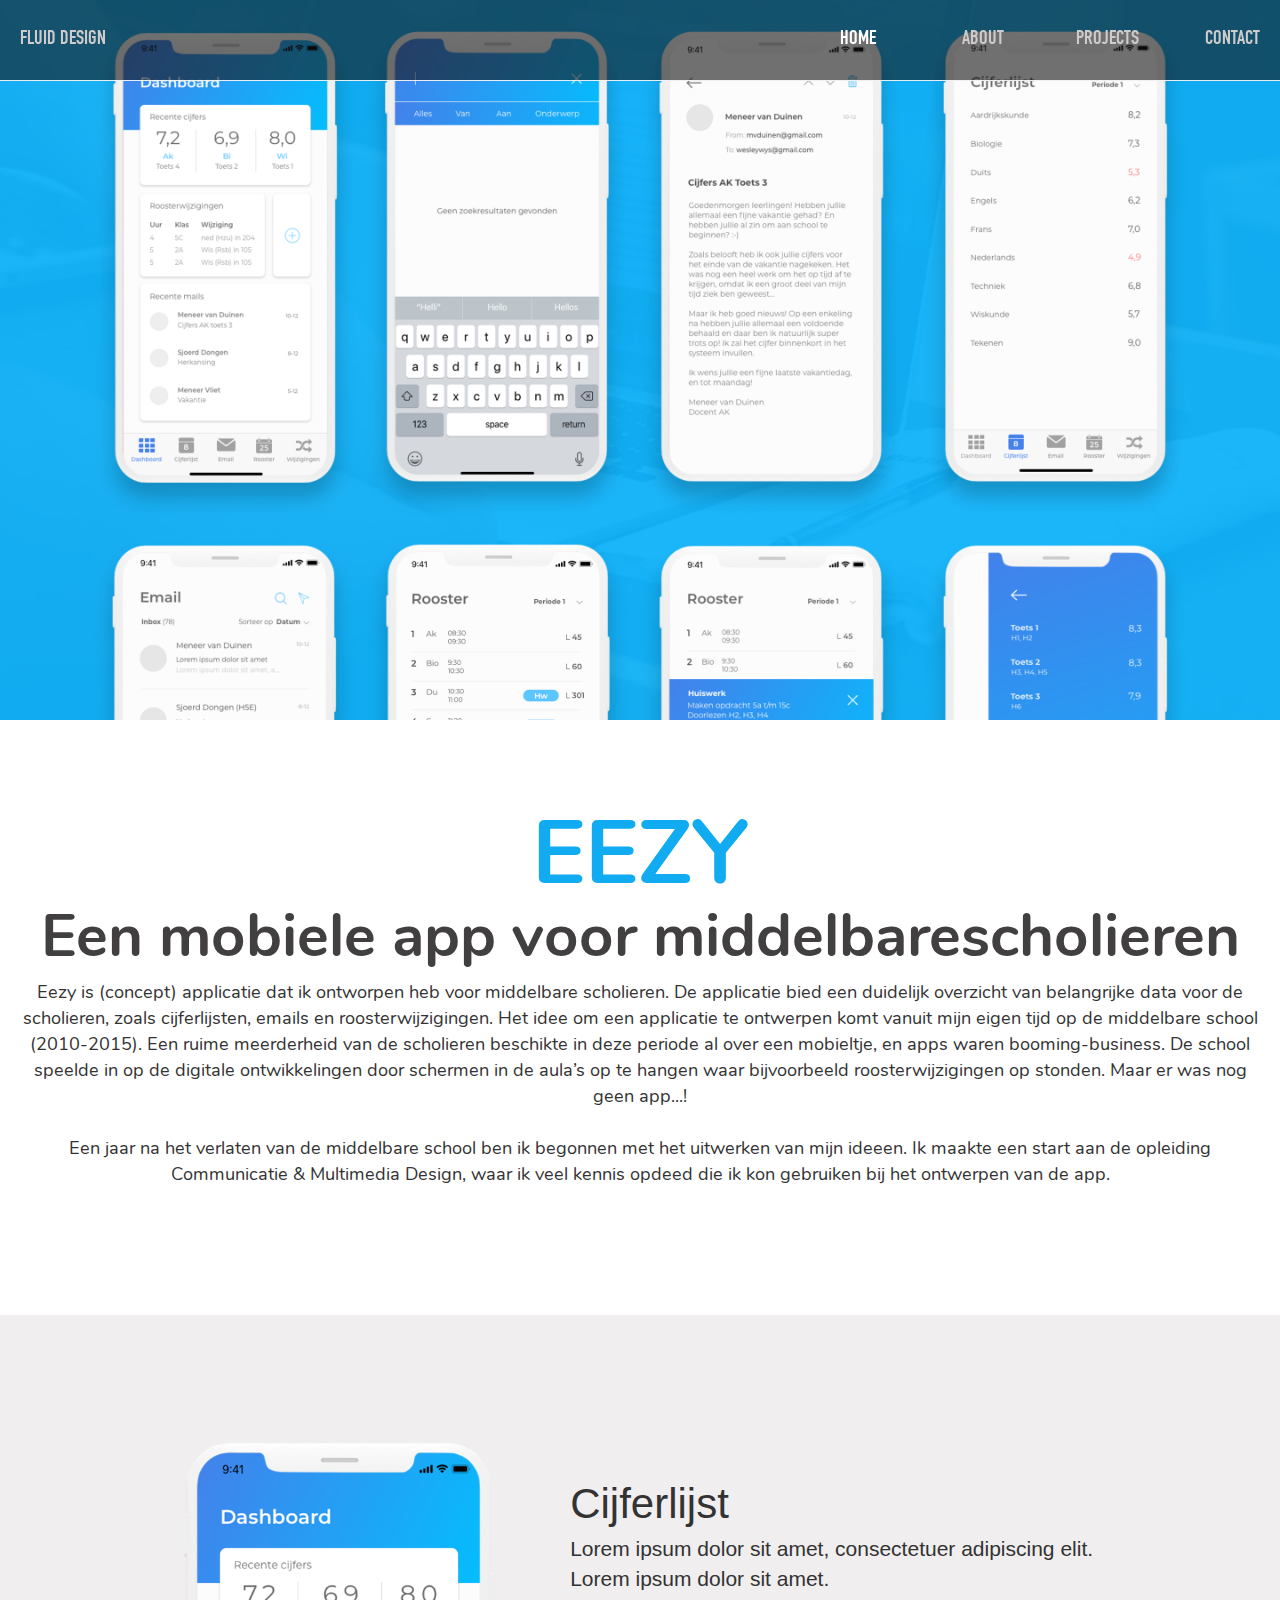
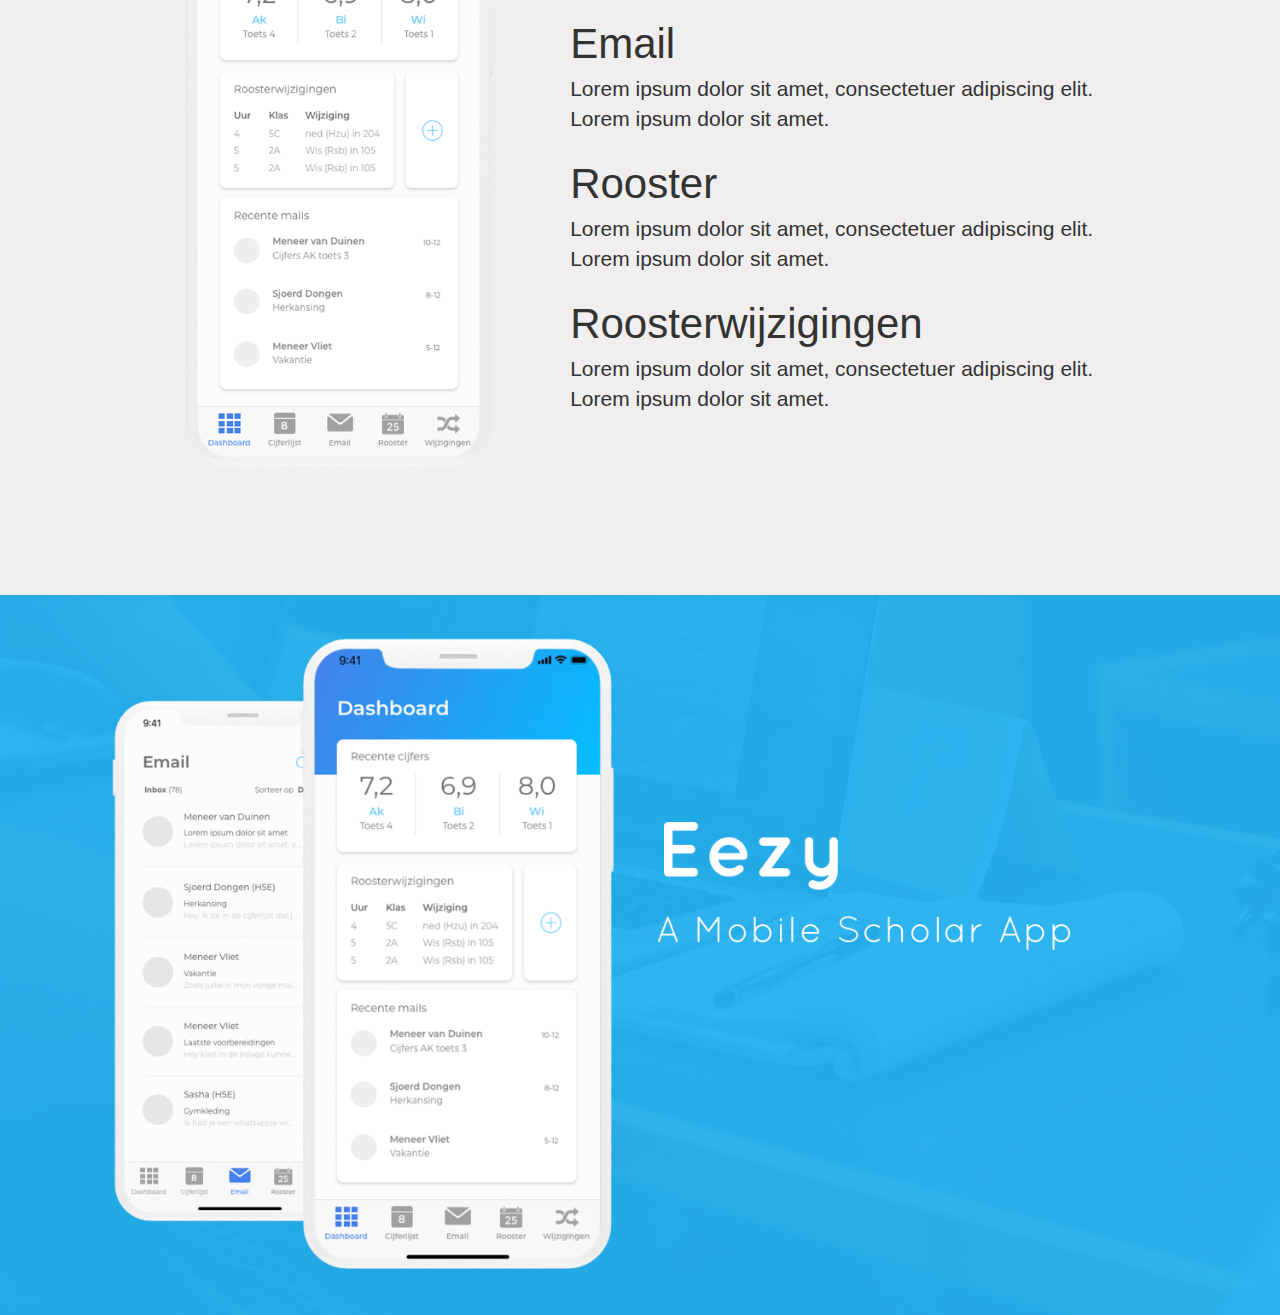
<file: html/projects/eezy.html>
<!DOCTYPE html>

<head>
    <meta charset="utf-8">
    <meta name="viewport" content="width=device-width, initial-scale=1, shrink-to-fit=yes">
    <meta name="theme-color" content="#000000">
    <!--Import Google Icon Font-->
    <link href="https://fonts.googleapis.com/icon?family=Material+Icons" rel="stylesheet">
    <!--Import materialize.css-->
    <link rel="stylesheet" href="https://maxcdn.bootstrapcdn.com/bootstrap/3.3.7/css/bootstrap.min.css">
    <!--Import custom.css-->

    <link rel="stylesheet" href="../../css/projects.css">

    <link rel="stylesheet" href="../../css/animate.css">
    <title>FluidDesign - Website</title>
</head>

<body>
        <div class="container-fluid">
        <nav class="navbar navbar-fixed-top ">
                      <div class="navbar-header">
                        <button type="button" class="navbar-toggle" data-toggle="collapse" data-target="#myNavbar">
                          <span class="icon-bar"></span>
                          <span class="icon-bar"></span>
                          <span class="icon-bar"></span>
                        </button>
                          <a class="navbar-brand" href="../../index.html">Fluid Design</a>
                      </div>
                        <div class="collapse navbar-collapse" id="myNavbar">
                            <ul class="nav navbar-nav navbar-right">
                              <li class="nav-item active">
                                <a class="nav-link page-scroll" href="../../index.html#main-area">Home</a>
                              </li>
                              <li class="nav-item">
                                <a class="nav-link page-scroll" href="#aboutme">About</a>
                              </li>
                              <li class="nav-item">
                                <a class="nav-link page-scroll" href="#projects">Projects</a>
                              </li>
                              <li class="nav-item">
                                <a class="nav-link page-scroll" href="#contact">Contact</a>
                              </li>
                            </ul>
                          </div>

                        </nav>
                    </div>

        <div class="header" id="projects-header" data-stellar-background-ratio="0.5">
            <img id="bg" src="../../images/projects/eezy_front.png" />
        </div>

        <div class="info" id="projects-info" data-stellar-background-ratio="0.5">
            <div class="container-fluid">
                <div class="contents">
                    <div class="info-title">
                        <h1 id="title">EEZY</h1>
                        <h2 id="subtitle">Een mobiele app voor middelbarescholieren</h2>
                    </div>
                    <div class="info-text">
                        <span id="text">Eezy is (concept) applicatie dat ik ontworpen heb voor middelbare scholieren. De applicatie bied een duidelijk overzicht
                        van belangrijke data voor de scholieren, zoals cijferlijsten, emails en roosterwijzigingen. Het idee om een applicatie te
                        ontwerpen komt vanuit mijn eigen tijd op de middelbare school (2010-2015). Een ruime meerderheid van de scholieren beschikte
                        in deze periode al over een mobieltje, en apps waren booming-business. De school speelde in op de digitale ontwikkelingen
                        door schermen in de aula’s op te hangen waar bijvoorbeeld roosterwijzigingen op stonden. Maar er was nog geen app...! 
                        <br>
                        <br>
                        Een jaar na het verlaten van de middelbare school ben ik begonnen met het uitwerken van mijn ideeen. Ik maakte een start aan
                        de opleiding Communicatie & Multimedia Design, waar ik veel kennis opdeed die ik kon gebruiken bij het ontwerpen van de app.
                        </span>
                    </div>
                </div>
            </div>
        </div>

        <div class="points" id="projects-points" data-stellar-background-ratio="0.5">
            <div class="container">
                <div class="contents">
                    <div class="image">
                        <img src="../../images/projects/eezy_phone.png" />
                    </div>
                    <div class="infotext">

                        <ul>
                            <li>
                                <span id="title">Cijferlijst</span>
                                <span id="text">Lorem ipsum dolor sit amet, consectetuer adipiscing elit. <br> Lorem ipsum dolor sit amet.</span>
                            </li>
                            <li>
                                <span id="title">Email</span>
                                <span id="text">Lorem ipsum dolor sit amet, consectetuer adipiscing elit. <br> Lorem ipsum dolor sit amet.</span>
                            </li>
                            <li>
                                <span id="title">Rooster</span>
                                <span id="text">Lorem ipsum dolor sit amet, consectetuer adipiscing elit. <br> Lorem ipsum dolor sit amet.</span>
                            </li>
                            <li>
                                <span id="title">Roosterwijzigingen</span>
                                <span id="text">Lorem ipsum dolor sit amet, consectetuer adipiscing elit. <br> Lorem ipsum dolor sit amet.</span>
                            </li>
                        </ul>
                    </div>
                </div>
            </div>
        </div>

        <div class="image" id="projects-image" data-stellar-background-ratio="0.5">
            <img src="../../images/projects/eezy_full.png"/>
        </div>
        

</body>
    <script src="../../js/jquery-3.3.1.min.js"></script>
    <script src="https://maxcdn.bootstrapcdn.com/bootstrap/3.3.7/js/bootstrap.min.js"></script>
    <script src="../../js/wow.js"></script>
    <script src="../../js/scripts.js"></script>

</html>
</file>
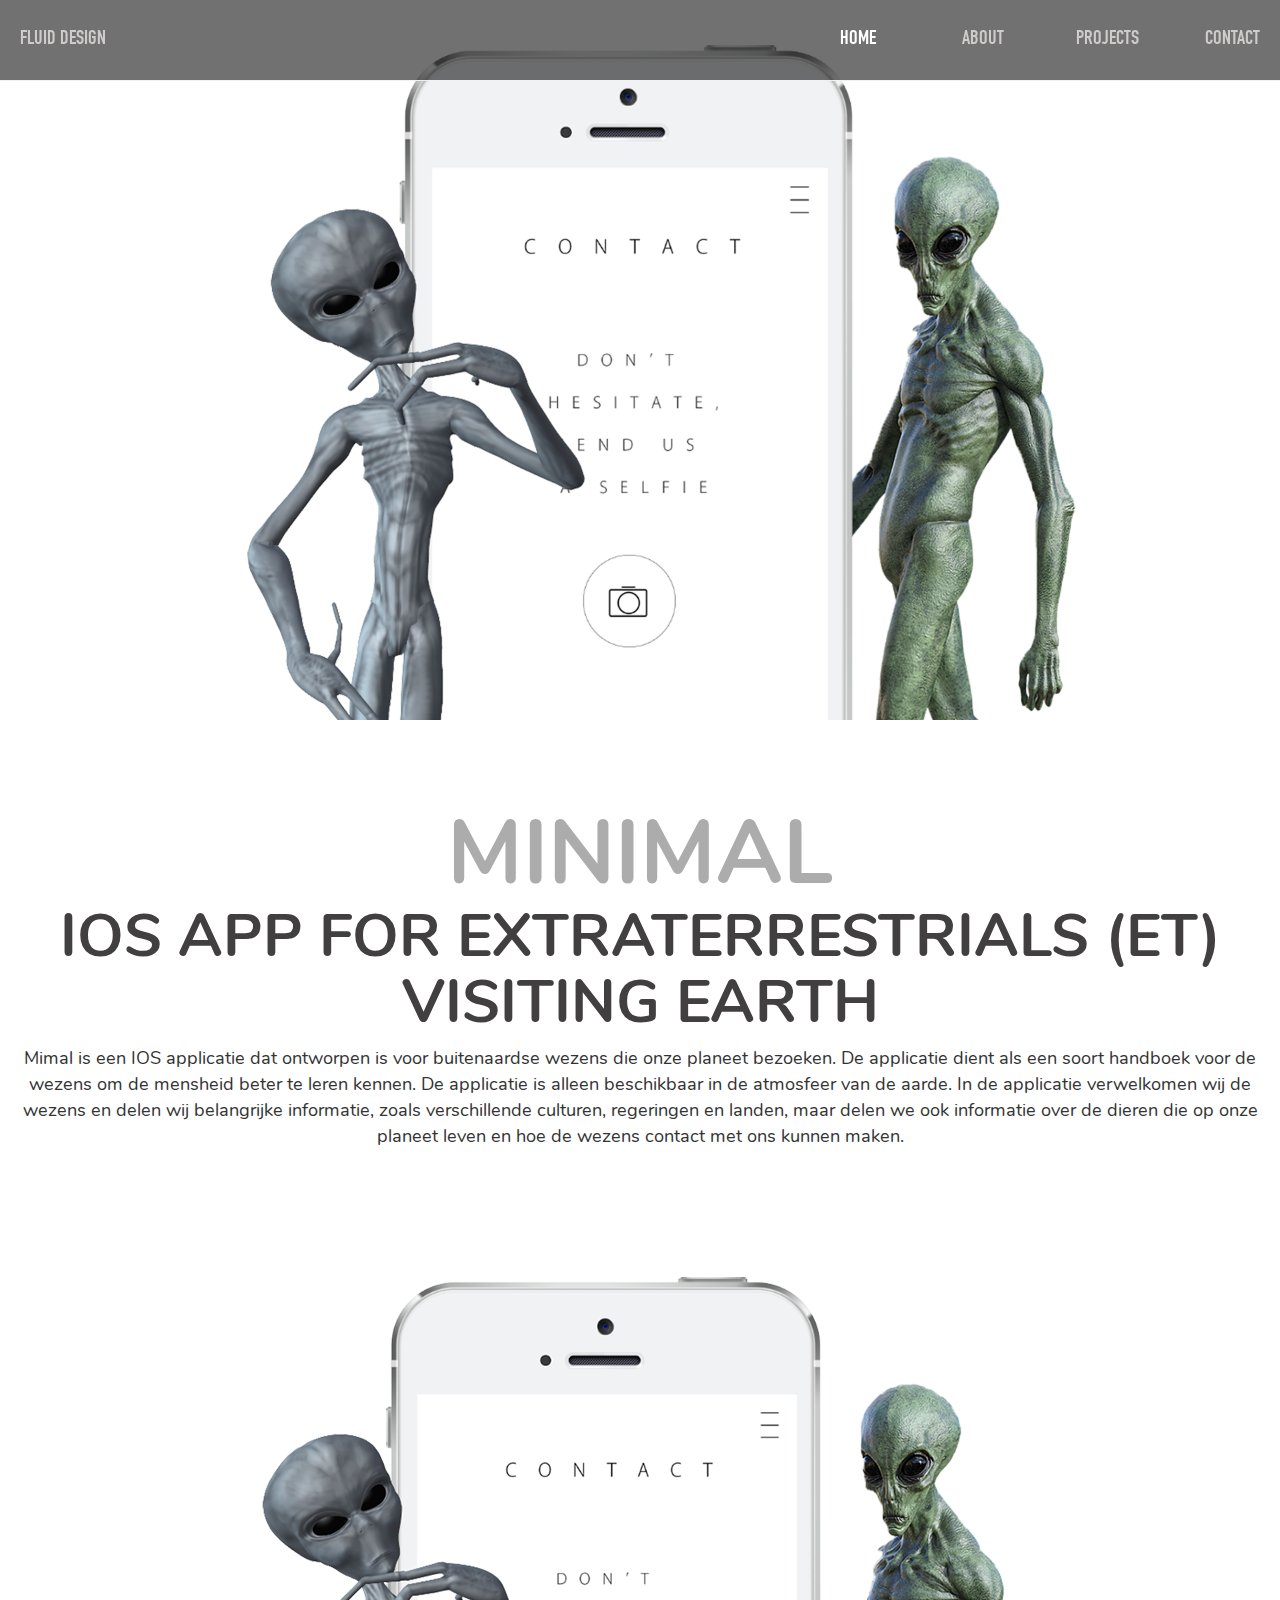
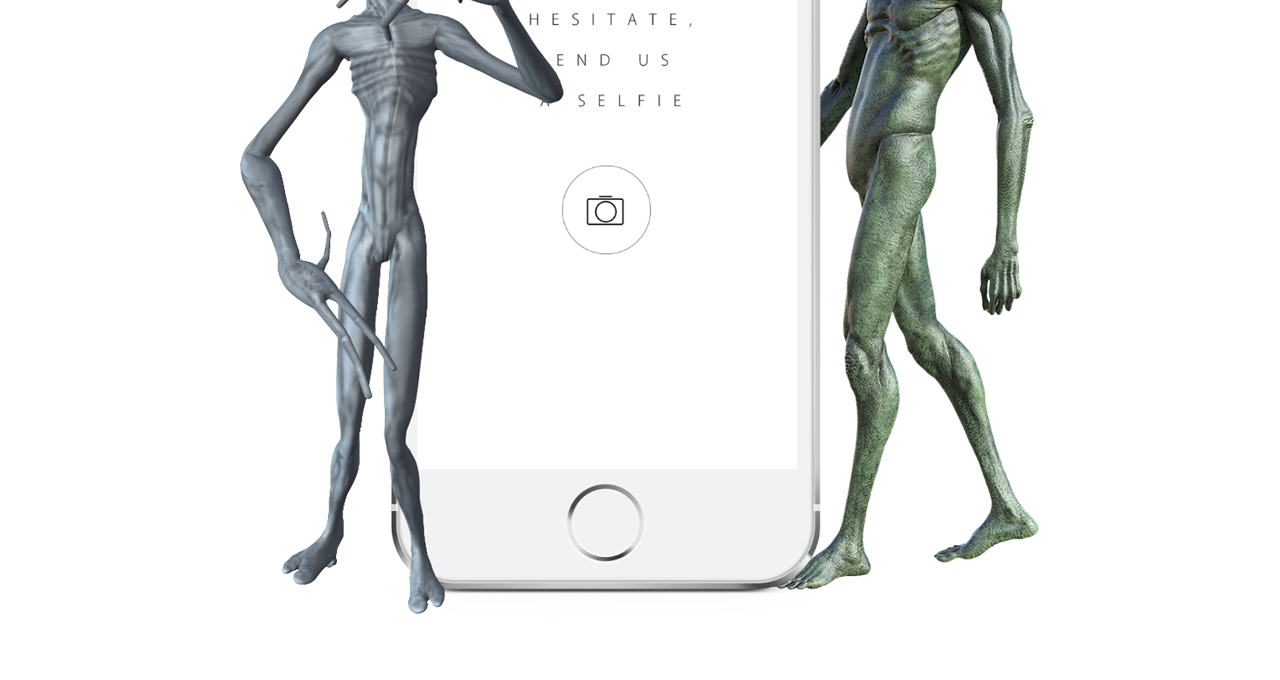
<file: html/projects/minimal.html>
<!DOCTYPE html>

<head>
    <meta charset="utf-8">
    <meta name="viewport" content="width=device-width, initial-scale=1, shrink-to-fit=yes">
    <meta name="theme-color" content="#000000">
    <!--Import Google Icon Font-->
    <link href="https://fonts.googleapis.com/icon?family=Material+Icons" rel="stylesheet">
    <!--Import materialize.css-->
    <link rel="stylesheet" href="https://maxcdn.bootstrapcdn.com/bootstrap/3.3.7/css/bootstrap.min.css">
    <!--Import custom.css-->

    <link rel="stylesheet" href="../../css/projects.css">

    <link rel="stylesheet" href="../../css/animate.css">
    <title>FluidDesign - Website</title>
</head>

<body>
        <div class="container-fluid">
        <nav class="navbar navbar-fixed-top ">
                      <div class="navbar-header">
                        <button type="button" class="navbar-toggle" data-toggle="collapse" data-target="#myNavbar">
                          <span class="icon-bar"></span>
                          <span class="icon-bar"></span>
                          <span class="icon-bar"></span>
                        </button>
                          <a class="navbar-brand" href="../../index.html">Fluid Design</a>
                      </div>
                        <div class="collapse navbar-collapse" id="myNavbar">
                            <ul class="nav navbar-nav navbar-right">
                              <li class="nav-item active">
                                <a class="nav-link page-scroll" href="../../index.html#main-area">Home</a>
                              </li>
                              <li class="nav-item">
                                <a class="nav-link page-scroll" href="#aboutme">About</a>
                              </li>
                              <li class="nav-item">
                                <a class="nav-link page-scroll" href="#projects">Projects</a>
                              </li>
                              <li class="nav-item">
                                <a class="nav-link page-scroll" href="#contact">Contact</a>
                              </li>
                            </ul>
                          </div>

                        </nav>
                    </div>

        <div class="header" id="projects-header" data-stellar-background-ratio="0.5">
            <img id="bg" src="../../images/projects/minimal_1.png" />
        </div>

        <div class="info" id="projects-info" data-stellar-background-ratio="0.5">
            <div class="container-fluid">
                <div class="contents">
                    <div class="info-title">
                        <h1 id="title" style="color: #ACACAC">MINIMAL</h1>
                        <h2 id="subtitle">IOS APP FOR EXTRATERRESTRIALS (ET) VISITING EARTH</h2>
                    </div>
                    <div class="info-text">
                        <span id="text">Mimal is een IOS applicatie dat ontworpen is voor buitenaardse wezens die onze planeet bezoeken.
                                        De applicatie dient als een soort handboek voor de wezens om de mensheid beter te leren kennen.
                                        De applicatie is alleen beschikbaar in de atmosfeer van de aarde. 
                                        In de applicatie verwelkomen wij de wezens en delen wij belangrijke informatie, zoals verschillende culturen,
                                        regeringen en landen, maar delen we ook informatie over de dieren die op onze planeet leven en hoe de wezens contact met ons kunnen maken. 
                        </span>
                    </div>
                </div>
            </div>
        </div>

        <div class="image-minimal" id="projects-image" style="margin: 0 auto;" data-stellar-background-ratio="0.5">
            <img src="../../images/projects/minimal_2.png"/>
        </div>
        

</body>
    <script src="../../js/jquery-3.3.1.min.js"></script>
    <script src="https://maxcdn.bootstrapcdn.com/bootstrap/3.3.7/js/bootstrap.min.js"></script>
    <script src="../../js/wow.js"></script>
    <script src="../../js/scripts.js"></script>

</html>
</file>
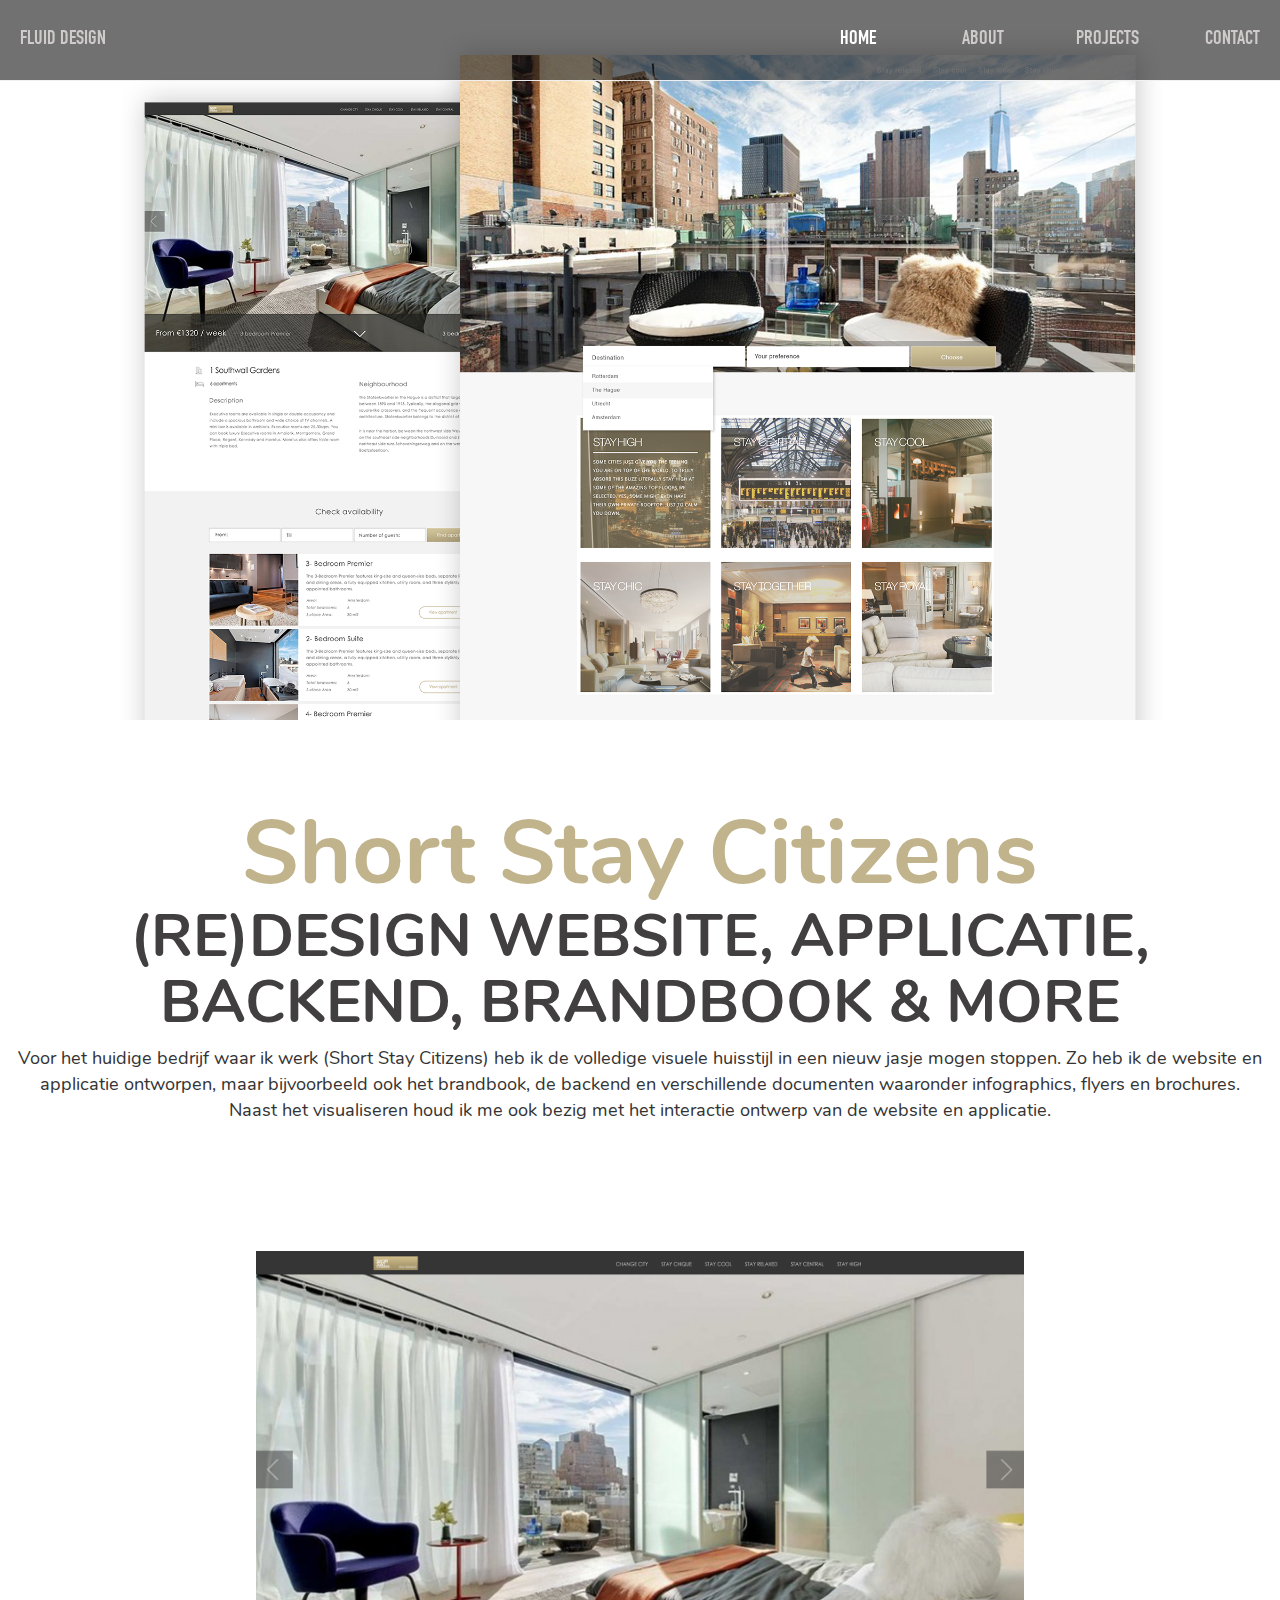
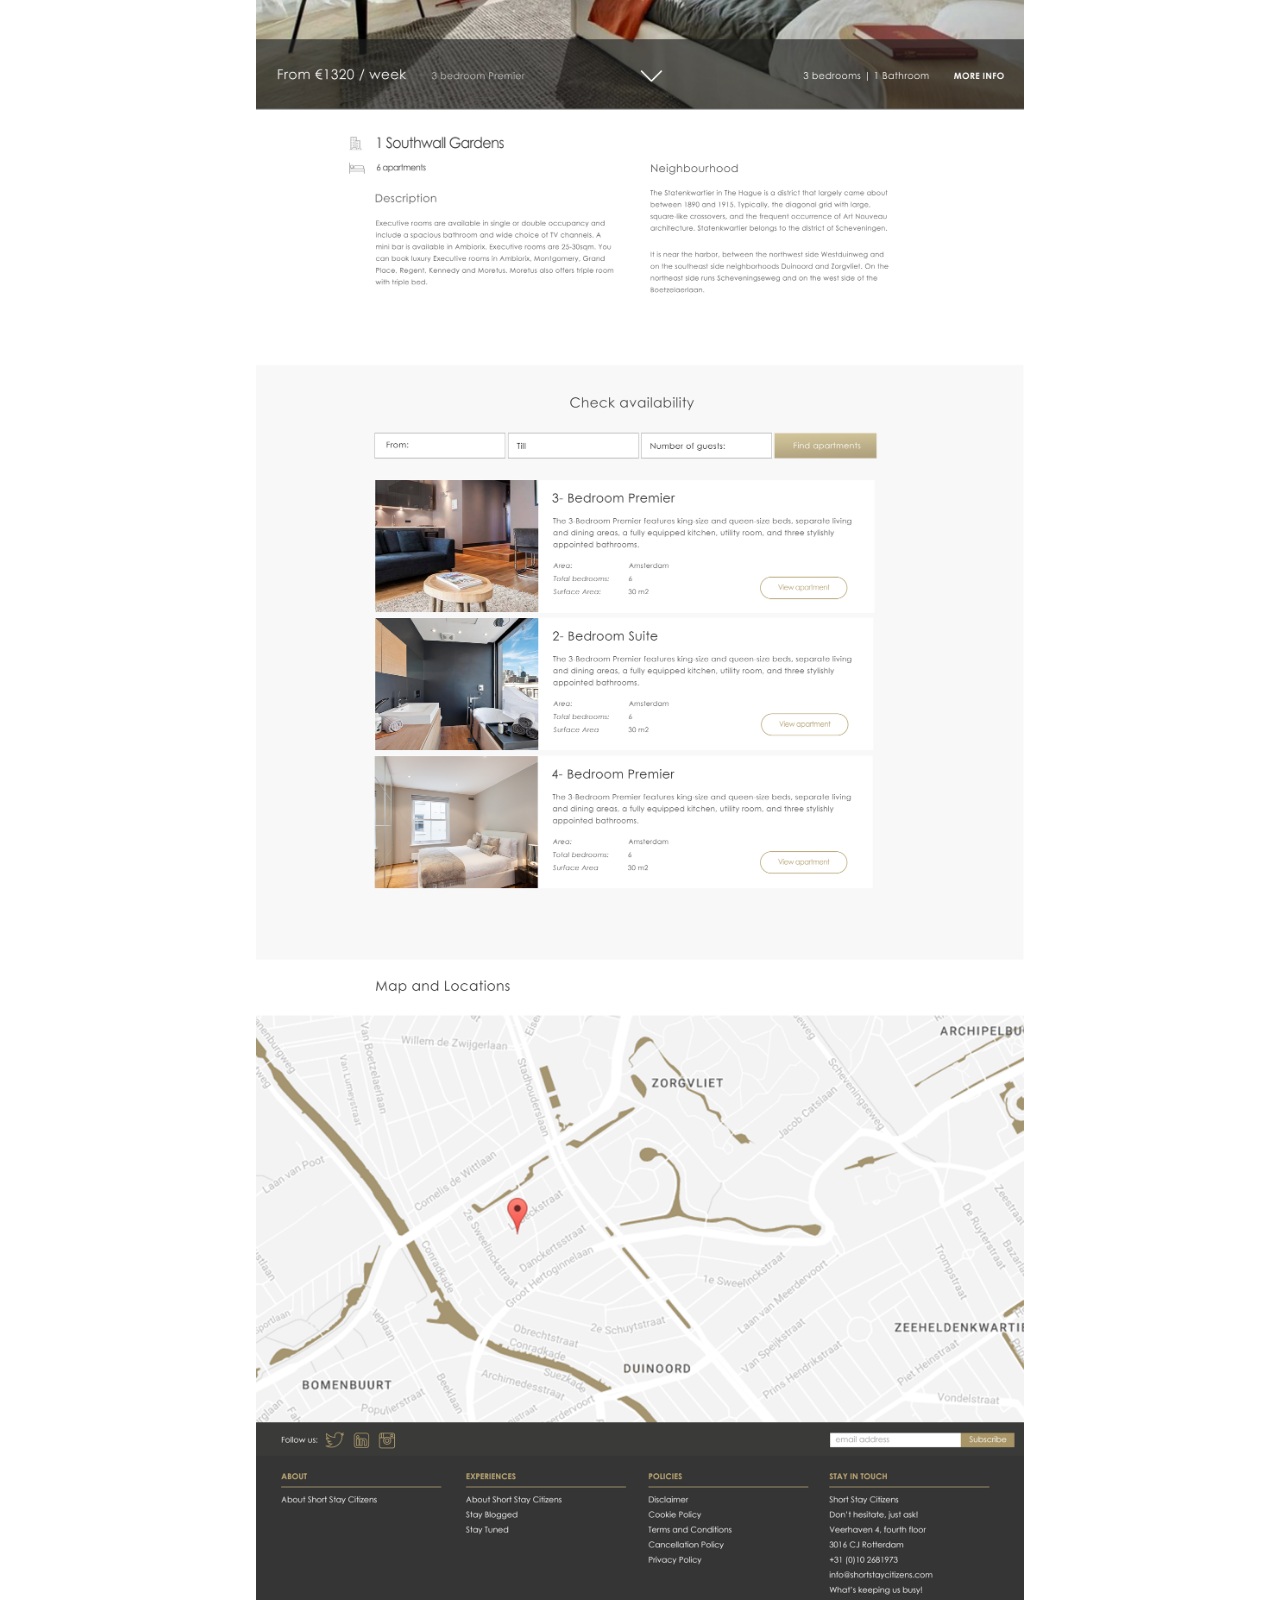
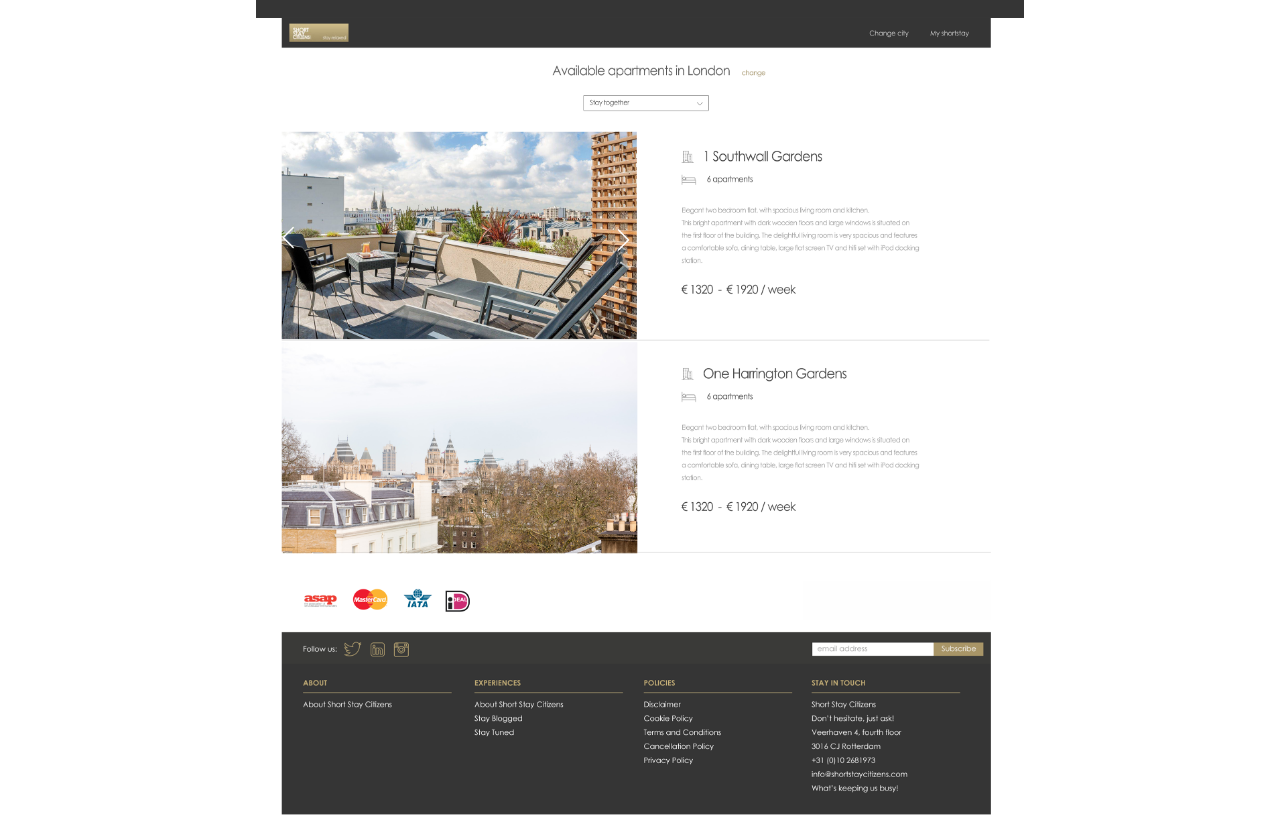
<file: html/projects/ssc.html>
<!DOCTYPE html>

<head>
    <meta charset="utf-8">
    <meta name="viewport" content="width=device-width, initial-scale=1, shrink-to-fit=yes">
    <meta name="theme-color" content="#000000">
    <!--Import Google Icon Font-->
    <link href="https://fonts.googleapis.com/icon?family=Material+Icons" rel="stylesheet">
    <!--Import materialize.css-->
    <link rel="stylesheet" href="https://maxcdn.bootstrapcdn.com/bootstrap/3.3.7/css/bootstrap.min.css">
    <!--Import custom.css-->

    <link rel="stylesheet" href="../../css/projects.css">

    <link rel="stylesheet" href="../../css/animate.css">
    <title>FluidDesign - Website</title>
</head>

<body>
        <div class="container-fluid">
        <nav class="navbar navbar-fixed-top ">
                      <div class="navbar-header">
                        <button type="button" class="navbar-toggle" data-toggle="collapse" data-target="#myNavbar">
                          <span class="icon-bar"></span>
                          <span class="icon-bar"></span>
                          <span class="icon-bar"></span>
                        </button>
                          <a class="navbar-brand" href="../../index.html">Fluid Design</a>
                      </div>
                        <div class="collapse navbar-collapse" id="myNavbar">
                            <ul class="nav navbar-nav navbar-right">
                              <li class="nav-item active">
                                <a class="nav-link page-scroll" href="../../index.html#main-area">Home</a>
                              </li>
                              <li class="nav-item">
                                <a class="nav-link page-scroll" href="#aboutme">About</a>
                              </li>
                              <li class="nav-item">
                                <a class="nav-link page-scroll" href="#projects">Projects</a>
                              </li>
                              <li class="nav-item">
                                <a class="nav-link page-scroll" href="#contact">Contact</a>
                              </li>
                            </ul>
                          </div>

                        </nav>
                    </div>

        <div class="header" id="projects-header" data-stellar-background-ratio="0.5">
            <img id="bg" src="../../images/projects/ssc_1.png" />
        </div>

        <div class="info" id="projects-info"  data-stellar-background-ratio="0.5">
            <div class="container-fluid">
                <div class="contents">
                    <div class="info-title">
                        <h1 id="title" style="color: #C1B38C">Short Stay Citizens</h1>
                        <h2 id="subtitle">(RE)DESIGN WEBSITE, APPLICATIE,
                            BACKEND, BRANDBOOK & MORE</h2>
                    </div>
                    <div class="info-text">
                        <span id="text">Voor het huidige bedrijf waar ik werk (Short Stay Citizens) heb ik de 
                                        volledige visuele huisstijl in een nieuw jasje mogen stoppen. 
                                        Zo heb ik de website en applicatie ontworpen, maar bijvoorbeeld  ook het brandbook, 
                                        de backend en verschillende documenten waaronder infographics, flyers en brochures.
                                        Naast het visualiseren houd ik me ook bezig met het interactie ontwerp van de website en applicatie. 

                        </span>
                    </div>
                </div>
            </div>
        </div>

        <div class="image" id="projects-images" data-stellar-background-ratio="0.5">
                <img src="../../images/projects/ssc_2.png"/>
                <img src="../../images/projects/ssc_3.png"/>
            </div>


</body>
    <script src="../../js/jquery-3.3.1.min.js"></script>
    <script src="https://maxcdn.bootstrapcdn.com/bootstrap/3.3.7/js/bootstrap.min.js"></script>
    <script src="../../js/wow.js"></script>
    <script src="../../js/scripts.js"></script>

</html>
</file>
<file: css/projects.css>
@font-face {
font-family: 'Nunito Bold';
font-style: normal;
font-weight: normal;
src: local('Nunito Bold'), url('../css/fonts/Nunito-Bold.ttf') format('truetype');
}
@font-face {
font-family: 'Nunito Regular';
font-style: normal;
font-weight: normal;
src: local('Nunito Regular'), url('../css/fonts/Nunito-Regular.ttf') format('truetype');
}
@font-face {
font-family: 'DIN Condensed Bold';
font-style: normal;
font-weight: normal;
src: local('DIN Condensed Bold'), url('../css/fonts/DINCondensed-Bold.woff') format('woff');
}
body {
    display: flex;
    flex-wrap: wrap;
  }
  .navbar {
    background: rgba(18, 18, 18, 0.6);
    border-bottom: 0.5px solid rgba(255, 255, 255, 0.9);

  }
  
  .navbar {
    padding-top: 15px;
    padding-bottom: 15px;
  }
  
  .navbar a {
    color: #cfcbcb;
    font-family: "DIN Condensed Bold";
    font-size: 20px;
    width: 125px;
    text-align: center;
    text-transform: uppercase;
    transition: 0.3s color ease-in-out;
  }
   .container-fluid {
     width: 100%;
   }
  
  .nav>li>a:hover {
   color: white;
   background-color: #eee0;
  }
  
  .navbar-nav li.active > a {
    color: white;
   background-color: #eee0;
  }
  
  .navbar .navbar-nav {
      display: inline-block;
      float: none;
  }
  .navbar .navbar-collapse {
      text-align: center;
  }
  .navbar-toggle {
    border: 1px solid white;
  }
  
  .navbar-toggle .icon-bar {
    background-color:white;
  }

#projects-header {
    height: 100%;
    overflow: hidden;
}
#projects-header #bg {
    width: 100%;
}

#projects-info {
    height: 80%;
    overflow: hidden;
}

#projects-info .container {
    padding: 5% 0 ;
    margin: 0 auto;
    width: 50%;
    display: block;
}

#projects-info .contents .info-title {
    text-align: center;
    font-family: 'Nunito Bold';
    text-align: center;
    font-size: 60px;
}

#projects-info .contents .info-text {
    font-family: 'Nunito Regular';
    text-align: center;
}

#projects-info .contents #title {
    color: #10ABF0;
}


#projects-info .contents #subtitle {
    color: #413F3F;
}

#projects-points {
    margin: 0 auto;
    display: block;
}

#projects-points .contents .image {
    margin-right: 10;
    margin-top: -10%;
    float: left;
    text-align: center;
}

#projects-points .contents .image img {
    width: 90%;
}

#projects-points .contents .infotext li {
    margin-bottom: 20px;
}
#projects-points .contents .infotext #title{
    font-size: 40px;
    display: block;
}

#projects-points .contents .infotext #text{
    font-size: 20px;
    display: block;
}

#projects-points .contents li {
    list-style-type: none;
}

#projects-image img {
    width: 100%;
}


#projects-images {
    text-align: center;
}
#projects-images img {
    width: 60%;
}

#projects-image .image-minimal {
    margin: 0 auto;
}

@media all and (min-width: 1281px)  { 
    #projects-info {
        padding-top: 5%;
        padding-bottom: 10%;
    }

    #projects-info .contents .info-title #title {
        font-size: 1.5em;
        margin-bottom: 0;
    }

    #projects-info .contents .info-title #subtitle {
        font-size: 1em;
        margin-top: 0;
    }

    #projects-info .contents .info-text {
        width: 60%;
        margin: 0 auto;
    }
    #projects-info .contents .info-text #text {
        font-size: 1.3em;
    }

    #projects-points .contents .image {
        margin-top: 0;
    }
    
    #projects-points .contents .image img {
        vertical-align: top;
        width: 100%;
    }

    #projects-points {
        width: 100%;
        padding-top: 10%;
        padding-bottom: 10%;
        background-color: #f0eeee;
    }

    #projects-points .contents {
        display: flex;
        margin-left: 10%;
    }
    #projects-points .contents .image img {
        vertical-align: top;
        width: 100%;
    }

    #projects-points .contents .infotext {
        display: inline-block;
        vertical-align: top;
        margin-top: 3%;
        width: 100%;
    }

    #projects-points .contents .infotext #title {
        font-size: 3em;
    }

    #projects-points .contents .infotext #text {
        font-size: 1.5em;
    }

    #projects-points .contents .infotext ul {
        margin-left: 15%;
    }
  }

@media all and (min-width: 981px) and (max-width: 1280px) { 
    #projects-info {
        padding-top: 5%;
        padding-bottom: 10%;
    }

    #projects-info .contents .info-title #title {
        font-size: 1.5em;
        margin-bottom: 0;
    }

    #projects-info .contents .info-title #subtitle {
        font-size: 1em;
        margin-top: 0;
    }

    #projects-info .contents .info-text #text {
        font-size: 1.3em;
    }



    #projects-points .contents .image {
        margin-top: 0;
    }
    
    #projects-points .contents .image img {
        vertical-align: top;
        width: 100%;
    }

    #projects-points {
        width: 100%;
        padding-top: 10%;
        padding-bottom: 10%;
        background-color: #f0eeee;
    }

    #projects-points .contents {
        display: flex;
        margin-left: 10%;
    }
    #projects-points .contents .image img {
        vertical-align: top;
        width: 100%;
    }

    #projects-points .contents .infotext {
        display: inline-block;
        vertical-align: top;
        margin-top: 3%;
        width: 100%;
    }

    #projects-points .contents .infotext #title {
        font-size: 3em;
    }

    #projects-points .contents .infotext #text {
        font-size: 1.5em;
    }

    #projects-points .contents .infotext ul {
        margin-left: 5%;
    }
  
  }

@media all and (min-width: 737px) and (max-width: 980px) {
    #projects-info {
        padding-top: 5%;
        padding-bottom: 10%;
    }
    #projects-info  .info-title #title {
        font-size: 1em;
        margin-bottom: 0;
    }
    #projects-info .info-title #subtitle {
        font-size: 0.4em;
        margin-top: 0;
    }

    #projects-points .contents .image {
        display: inline-block;
        margin-top: 0;
    }

    #projects-points {
        width: 100%;
        padding-top: 10%;
        padding-bottom: 10%;
        background-color: #f0eeee;
    }

    #projects-points .contents {
        display: flex;
    }
    #projects-points .contents .image img {
        vertical-align: top;
        width: 100%;
    }

    #projects-points .contents .infotext {
        display: inline-block;
        vertical-align: top;
        margin-top: 15%;
        width: 100%;
    }

    #projects-points .contents .infotext #title {
        font-size: 2em;
    }

    #projects-points .contents .infotext #text {
        font-size: 1em;
    }

    #projects-points .contents .infotext ul {
        margin-left: 5%;
    }
  
  }

@media all and (min-width: 480px) and (max-width: 736px) {
    #projects-info {
        padding-top: 5%;
        padding-bottom: 10%;
    }
    #projects-info  .info-title #title {
        font-size: 1em;
        margin-bottom: 0;
    }
    #projects-info .info-title #subtitle {
        font-size: 0.4em;
        margin-top: 0;
    }

    #projects-points .contents .image {
        display: inline-block;
        margin-top: 0;
    }

    #projects-points {
        padding-top: 10%;
        padding-bottom: 10%;
        background-color: #f0eeee;
    }

    #projects-points .contents {
        display: flex;
    }
    #projects-points .contents .image img {
        vertical-align: top;
        width: 80%;
    }

    #projects-points .contents .infotext {
        display: inline-block;
        vertical-align: top;
        width: 100%;
    }

    #projects-points .contents .infotext #title {
        font-size: 1.5em;
    }

    #projects-points .contents .infotext #text {
        font-size: 1em;
    }

    #projects-points .contents .infotext ul {
        margin-left: -5%;
    }
  
  }

@media all and (max-width: 479px) {
    #projects-info {
        padding-top: 5%;
        padding-bottom: 10%;
    }
    #projects-info  .info-title #title {
        font-size: 1em;
        margin-bottom: 0;
    }
    #projects-info .info-title #subtitle {
        font-size: 0.4em;
        margin-top: 0;
    }

    #projects-points .contents .image {
        margin-bottom: 5%;
        margin-top: 5%;
    }

    #projects-points {
        padding-top: 10%;
        padding-bottom: 10%;
        background-color: #f0eeee;
    }
    #projects-points .contents .image img {
        width: 70%;
    }

    #projects-points .contents .infotext ul {
        text-align: center; 
        padding-left: 0;
    }

    #projects-points .contents .infotext #title {
        font-size: 2em;
    }

    #projects-points .contents .infotext #text {
        font-size: 1em;
    }

  }
</file>
